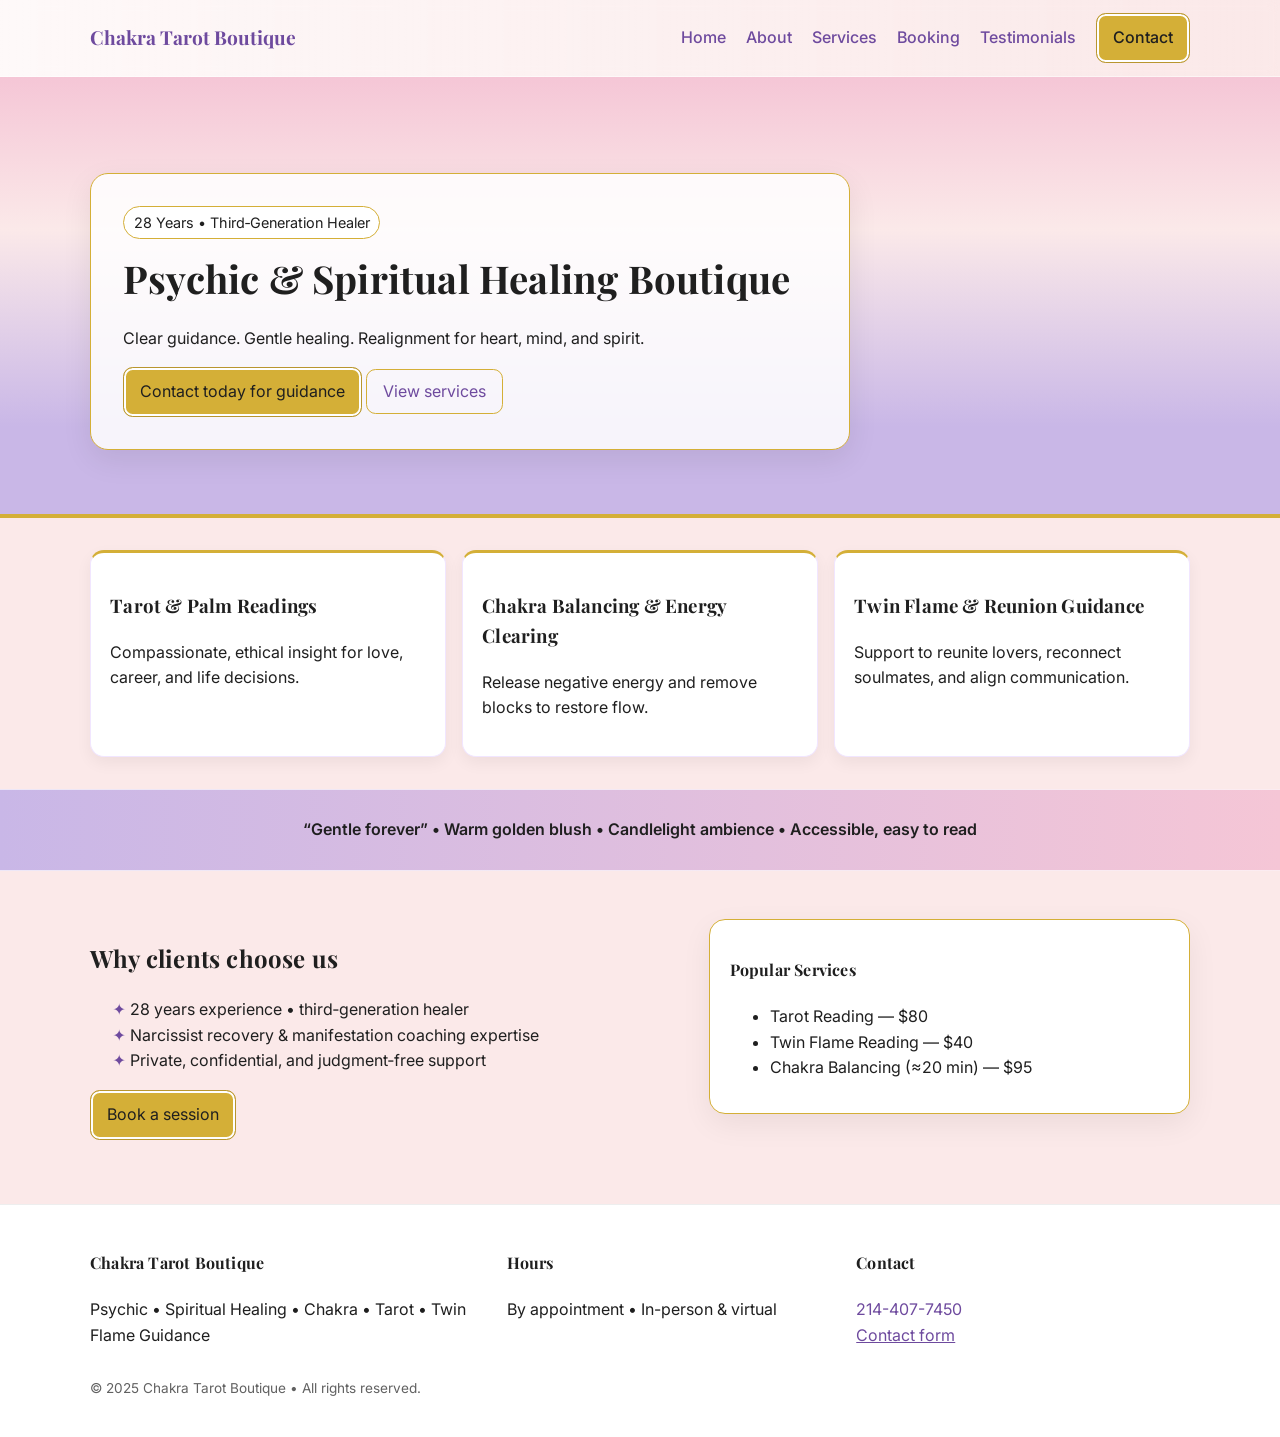
<file: index.html>
<!doctype html>
<html lang="en">
<head>
  <meta charset="utf-8" />
  <meta name="viewport" content="width=device-width, initial-scale=1" />
  <title>Chakra Tarot Boutique</title>
  <meta name="description" content="Psychic • Spiritual Healing • Chakra • Tarot • Twin Flame Guidance" />
  <link href="https://fonts.googleapis.com/css2?family=Inter:wght@300;400;500;600&family=Playfair+Display:wght@500;700&display=swap" rel="stylesheet">
  <link rel="stylesheet" href="styles.css" />
  <link rel="icon" href="data:image/svg+xml,<svg xmlns=%22http://www.w3.org/2000/svg%22 viewBox=%220 0 100 100%22><circle cx=%2250%22 cy=%2250%22 r=%2242%22 fill=%22#C9B7E7%22/><circle cx=%2250%22 cy=%2245%22 r=%2230%22 fill=%22#D4AF37%22/></svg>">
</head>

<body>
<header class="site-header">
  <div class="container nav-wrap">
    <a class="brand" href="index.html">Chakra Tarot Boutique</a>
    <input id="nav-toggle" type="checkbox" />
    <label for="nav-toggle" class="hamburger" aria-label="Open menu"></label>
    <nav>
      <a href="index.html">Home</a>
      <a href="about.html">About</a>
      <a href="services.html">Services</a>
      <a href="booking.html">Booking</a>
      <a href="testimonials.html">Testimonials</a>
      <a href="contact.html" class="btn">Contact</a>
    </nav>
  </div>
</header>
<section class="hero">
  <div class="container hero-inner">
    <div class="hero-card">
      <span class="badge">28 Years • Third‑Generation Healer</span>
      <h1>Psychic &amp; Spiritual Healing Boutique</h1>
      <p>Clear guidance. Gentle healing. Realignment for heart, mind, and spirit.</p>
      <div class="cta-row">
        <a class="btn" href="contact.html">Contact today for guidance</a>
        <a class="btn-ghost" href="services.html">View services</a>
      </div>
    </div>
  </div>
</section>

<section class="features container">
  <div class="card">
    <h3>Tarot &amp; Palm Readings</h3>
    <p>Compassionate, ethical insight for love, career, and life decisions.</p>
  </div>
  <div class="card">
    <h3>Chakra Balancing &amp; Energy Clearing</h3>
    <p>Release negative energy and remove blocks to restore flow.</p>
  </div>
  <div class="card">
    <h3>Twin Flame &amp; Reunion Guidance</h3>
    <p>Support to reunite lovers, reconnect soulmates, and align communication.</p>
  </div>
</section>

<section class="ribbon">
  <div class="container ribbon-inner">
    <p>“Gentle forever” • Warm golden blush • Candlelight ambience • Accessible, easy to read</p>
  </div>
</section>

<section class="container two-col">
  <div>
    <h2>Why clients choose us</h2>
    <ul class="checklist">
      <li>28 years experience • third‑generation healer</li>
      <li>Narcissist recovery &amp; manifestation coaching expertise</li>
      <li>Private, confidential, and judgment‑free support</li>
    </ul>
    <a class="btn" href="booking.html">Book a session</a>
  </div>
  <div>
    <div class="glow-panel">
      <h4>Popular Services</h4>
      <ul>
        <li>Tarot Reading — $80</li>
        <li>Twin Flame Reading — $40</li>
        <li>Chakra Balancing (≈20 min) — $95</li>
      </ul>
    </div>
  </div>
</section>
<footer class="site-footer">
  <div class="container">
    <div class="foot-grid">
      <div>
        <h4>Chakra Tarot Boutique</h4>
        <p>Psychic • Spiritual Healing • Chakra • Tarot • Twin Flame Guidance</p>
      </div>
      <div>
        <h4>Hours</h4>
        <p>By appointment • In-person &amp; virtual</p>
      </div>
      <div>
        <h4>Contact</h4>
        <p><a href="tel:+12144077450">214-407-7450</a><br>
           <a href="contact.html" class="text-link">Contact form</a></p>
      </div>
    </div>
    <p class="tiny">© 2025 Chakra Tarot Boutique • All rights reserved.</p>
  </div>
</footer>
</body>
</html>
</file>
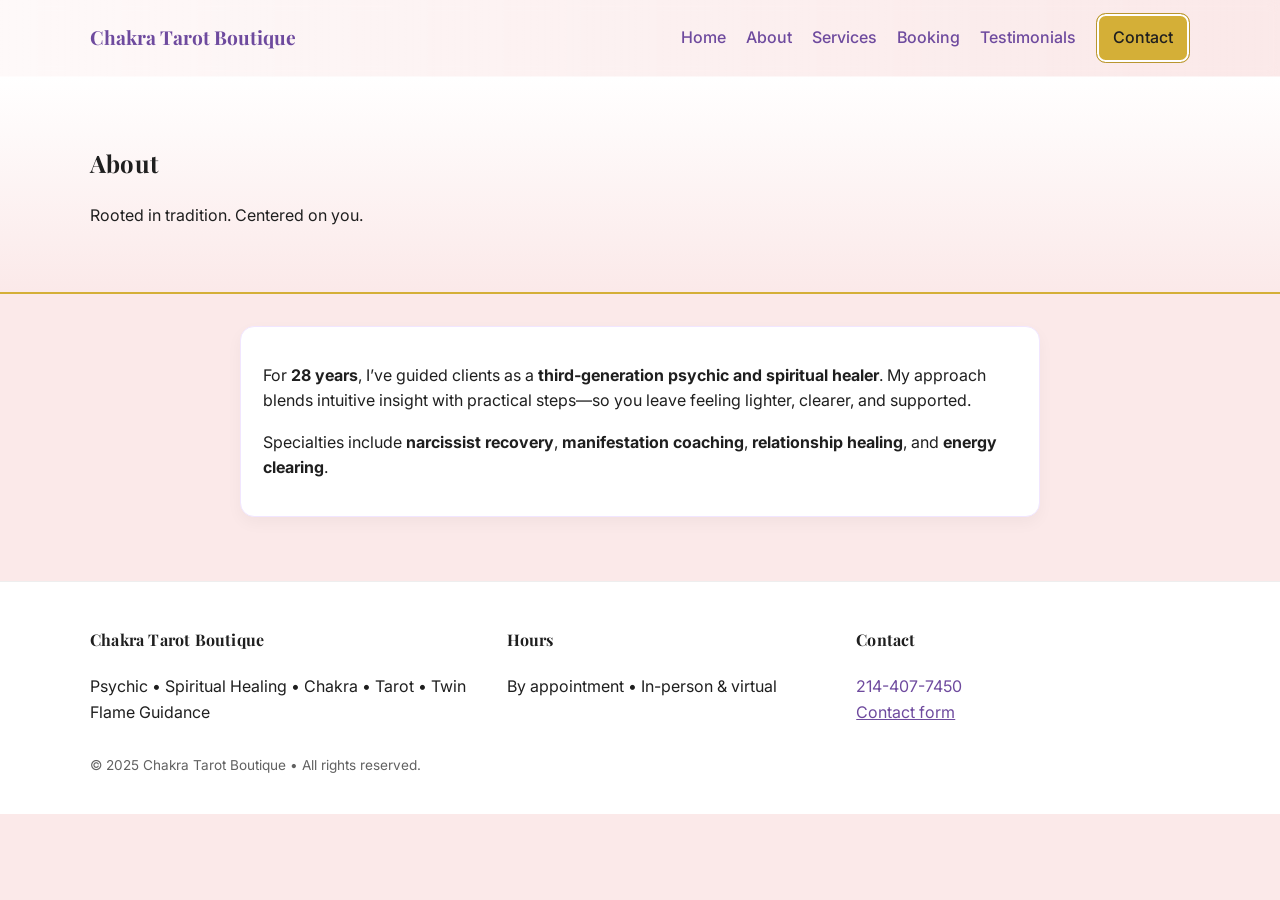
<file: about.html>
<!doctype html>
<html lang="en">
<head>
  <meta charset="utf-8" />
  <meta name="viewport" content="width=device-width, initial-scale=1" />
  <title>Chakra Tarot Boutique</title>
  <meta name="description" content="Psychic • Spiritual Healing • Chakra • Tarot • Twin Flame Guidance" />
  <link href="https://fonts.googleapis.com/css2?family=Inter:wght@300;400;500;600&family=Playfair+Display:wght@500;700&display=swap" rel="stylesheet">
  <link rel="stylesheet" href="styles.css" />
  <link rel="icon" href="data:image/svg+xml,<svg xmlns=%22http://www.w3.org/2000/svg%22 viewBox=%220 0 100 100%22><circle cx=%2250%22 cy=%2250%22 r=%2242%22 fill=%22#C9B7E7%22/><circle cx=%2250%22 cy=%2245%22 r=%2230%22 fill=%22#D4AF37%22/></svg>">
</head>

<body>
<header class="site-header">
  <div class="container nav-wrap">
    <a class="brand" href="index.html">Chakra Tarot Boutique</a>
    <input id="nav-toggle" type="checkbox" />
    <label for="nav-toggle" class="hamburger" aria-label="Open menu"></label>
    <nav>
      <a href="index.html">Home</a>
      <a href="about.html">About</a>
      <a href="services.html">Services</a>
      <a href="booking.html">Booking</a>
      <a href="testimonials.html">Testimonials</a>
      <a href="contact.html" class="btn">Contact</a>
    </nav>
  </div>
</header>
<section class="page-hero">
  <div class="container">
    <h1>About</h1>
    <p>Rooted in tradition. Centered on you.</p>
  </div>
</section>

<section class="container narrow">
  <p>For <strong>28 years</strong>, I’ve guided clients as a <strong>third‑generation psychic and spiritual healer</strong>.
  My approach blends intuitive insight with practical steps—so you leave feeling lighter, clearer, and supported.</p>
  <p>Specialties include <strong>narcissist recovery</strong>, <strong>manifestation coaching</strong>,
  <strong>relationship healing</strong>, and <strong>energy clearing</strong>.</p>
</section>
<footer class="site-footer">
  <div class="container">
    <div class="foot-grid">
      <div>
        <h4>Chakra Tarot Boutique</h4>
        <p>Psychic • Spiritual Healing • Chakra • Tarot • Twin Flame Guidance</p>
      </div>
      <div>
        <h4>Hours</h4>
        <p>By appointment • In-person &amp; virtual</p>
      </div>
      <div>
        <h4>Contact</h4>
        <p><a href="tel:+12144077450">214-407-7450</a><br>
           <a href="contact.html" class="text-link">Contact form</a></p>
      </div>
    </div>
    <p class="tiny">© 2025 Chakra Tarot Boutique • All rights reserved.</p>
  </div>
</footer>
</body>
</html>
</file>
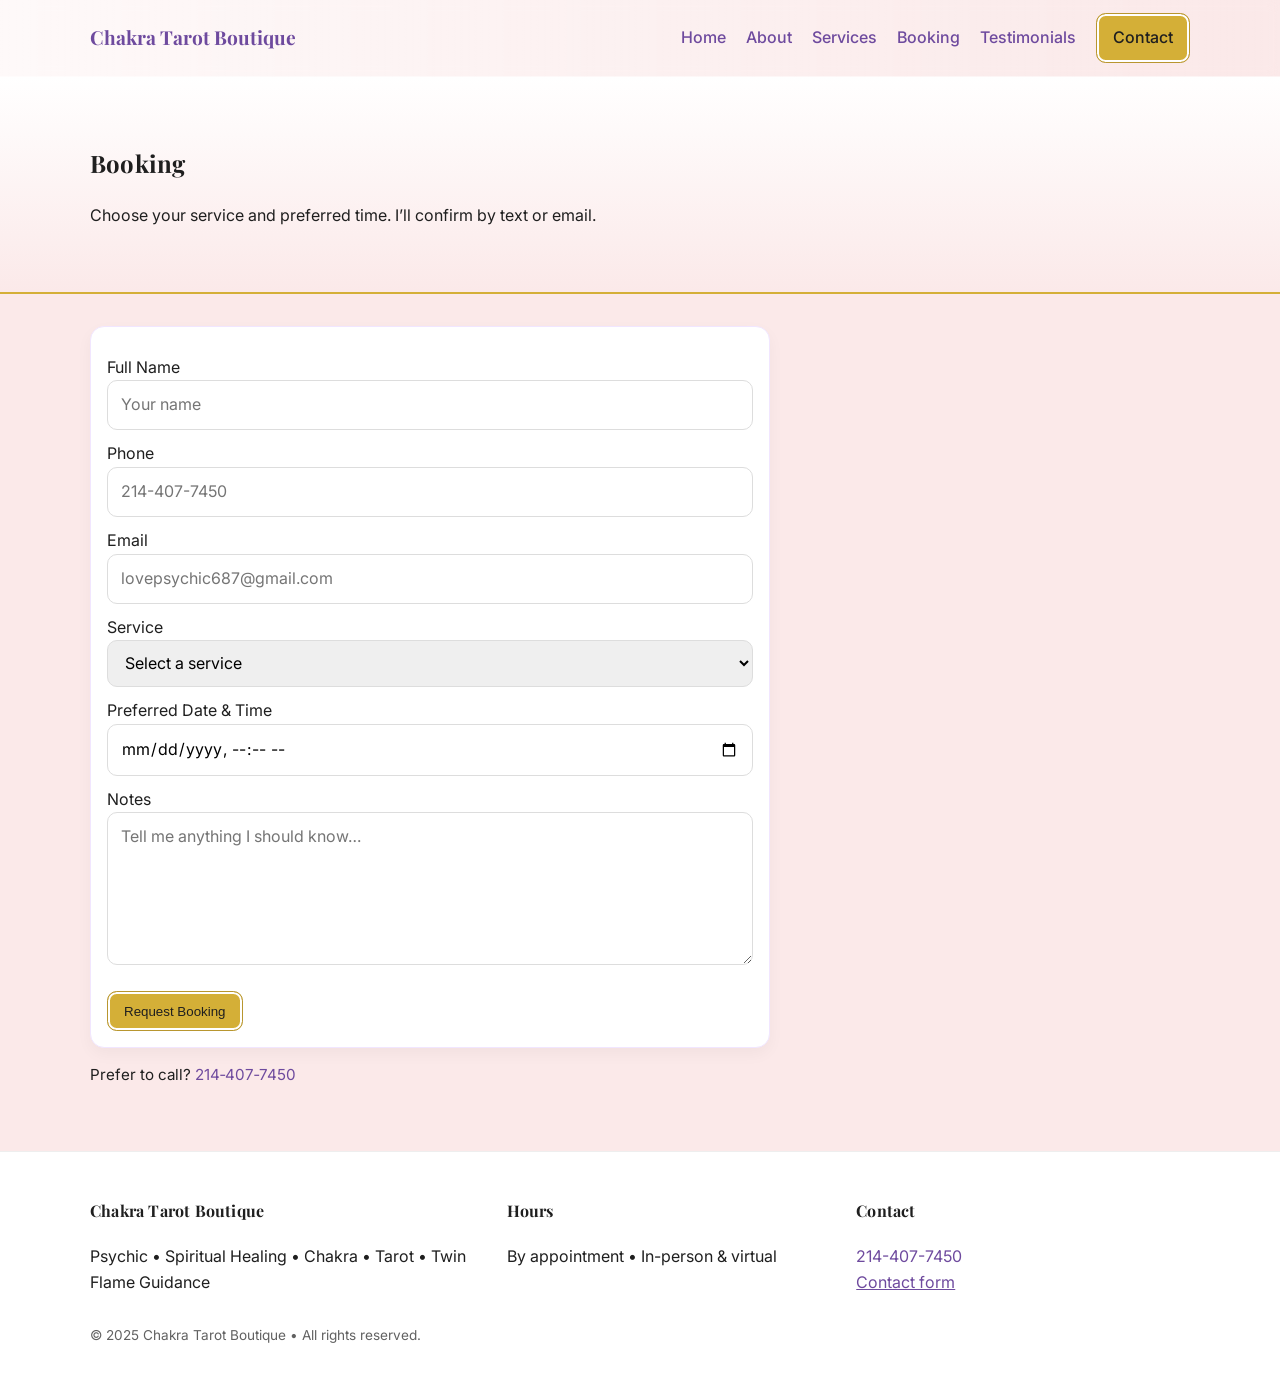
<file: booking.html>
<!doctype html>
<html lang="en">
<head>
  <meta charset="utf-8" />
  <meta name="viewport" content="width=device-width, initial-scale=1" />
  <title>Chakra Tarot Boutique</title>
  <meta name="description" content="Psychic • Spiritual Healing • Chakra • Tarot • Twin Flame Guidance" />
  <link href="https://fonts.googleapis.com/css2?family=Inter:wght@300;400;500;600&family=Playfair+Display:wght@500;700&display=swap" rel="stylesheet">
  <link rel="stylesheet" href="styles.css" />
  <link rel="icon" href="data:image/svg+xml,<svg xmlns=%22http://www.w3.org/2000/svg%22 viewBox=%220 0 100 100%22><circle cx=%2250%22 cy=%2250%22 r=%2242%22 fill=%22#C9B7E7%22/><circle cx=%2250%22 cy=%2245%22 r=%2230%22 fill=%22#D4AF37%22/></svg>">
</head>

<body>
<header class="site-header">
  <div class="container nav-wrap">
    <a class="brand" href="index.html">Chakra Tarot Boutique</a>
    <input id="nav-toggle" type="checkbox" />
    <label for="nav-toggle" class="hamburger" aria-label="Open menu"></label>
    <nav>
      <a href="index.html">Home</a>
      <a href="about.html">About</a>
      <a href="services.html">Services</a>
      <a href="booking.html">Booking</a>
      <a href="testimonials.html">Testimonials</a>
      <a href="contact.html" class="btn">Contact</a>
    </nav>
  </div>
</header>
<section class="page-hero">
  <div class="container">
    <h1>Booking</h1>
    <p>Choose your service and preferred time. I’ll confirm by text or email.</p>
  </div>
</section>

<section class="container form-wrap">
  <form class="card-form" action="mailto:Lovepsychic687@gmail.com" method="post" enctype="text/plain">
    <label>Full Name
      <input required type="text" name="name" placeholder="Your name" />
    </label>
    <label>Phone
      <input required type="tel" name="phone" placeholder="214-407-7450" />
    </label>
    <label>Email
      <input required type="email" name="email" placeholder="lovepsychic687@gmail.com" />
    </label>
    <label>Service
      <select name="service" required>
        <option value="">Select a service</option>
        <option>Tarot Reading ($80)</option>
        <option>Twin Flame Reading ($40)</option>
        <option>Chakra Balancing (≈20 min) ($95)</option>
        <option>Palm Reading</option>
        <option>Energy Clearing (custom)</option>
        <option>Life &amp; Manifestation Coaching (custom)</option>
        <option>Narcissist Recovery Support (custom)</option>
      </select>
    </label>
    <label>Preferred Date &amp; Time
      <input required type="datetime-local" name="datetime" />
    </label>
    <label>Notes
      <textarea name="notes" rows="5" placeholder="Tell me anything I should know…"></textarea>
    </label>
    <button class="btn" type="submit">Request Booking</button>
  </form>
  <p class="small">Prefer to call? <a href="tel:+12144077450">214‑407‑7450</a></p>
</section>
<footer class="site-footer">
  <div class="container">
    <div class="foot-grid">
      <div>
        <h4>Chakra Tarot Boutique</h4>
        <p>Psychic • Spiritual Healing • Chakra • Tarot • Twin Flame Guidance</p>
      </div>
      <div>
        <h4>Hours</h4>
        <p>By appointment • In-person &amp; virtual</p>
      </div>
      <div>
        <h4>Contact</h4>
        <p><a href="tel:+12144077450">214-407-7450</a><br>
           <a href="contact.html" class="text-link">Contact form</a></p>
      </div>
    </div>
    <p class="tiny">© 2025 Chakra Tarot Boutique • All rights reserved.</p>
  </div>
</footer>
</body>
</html>
</file>
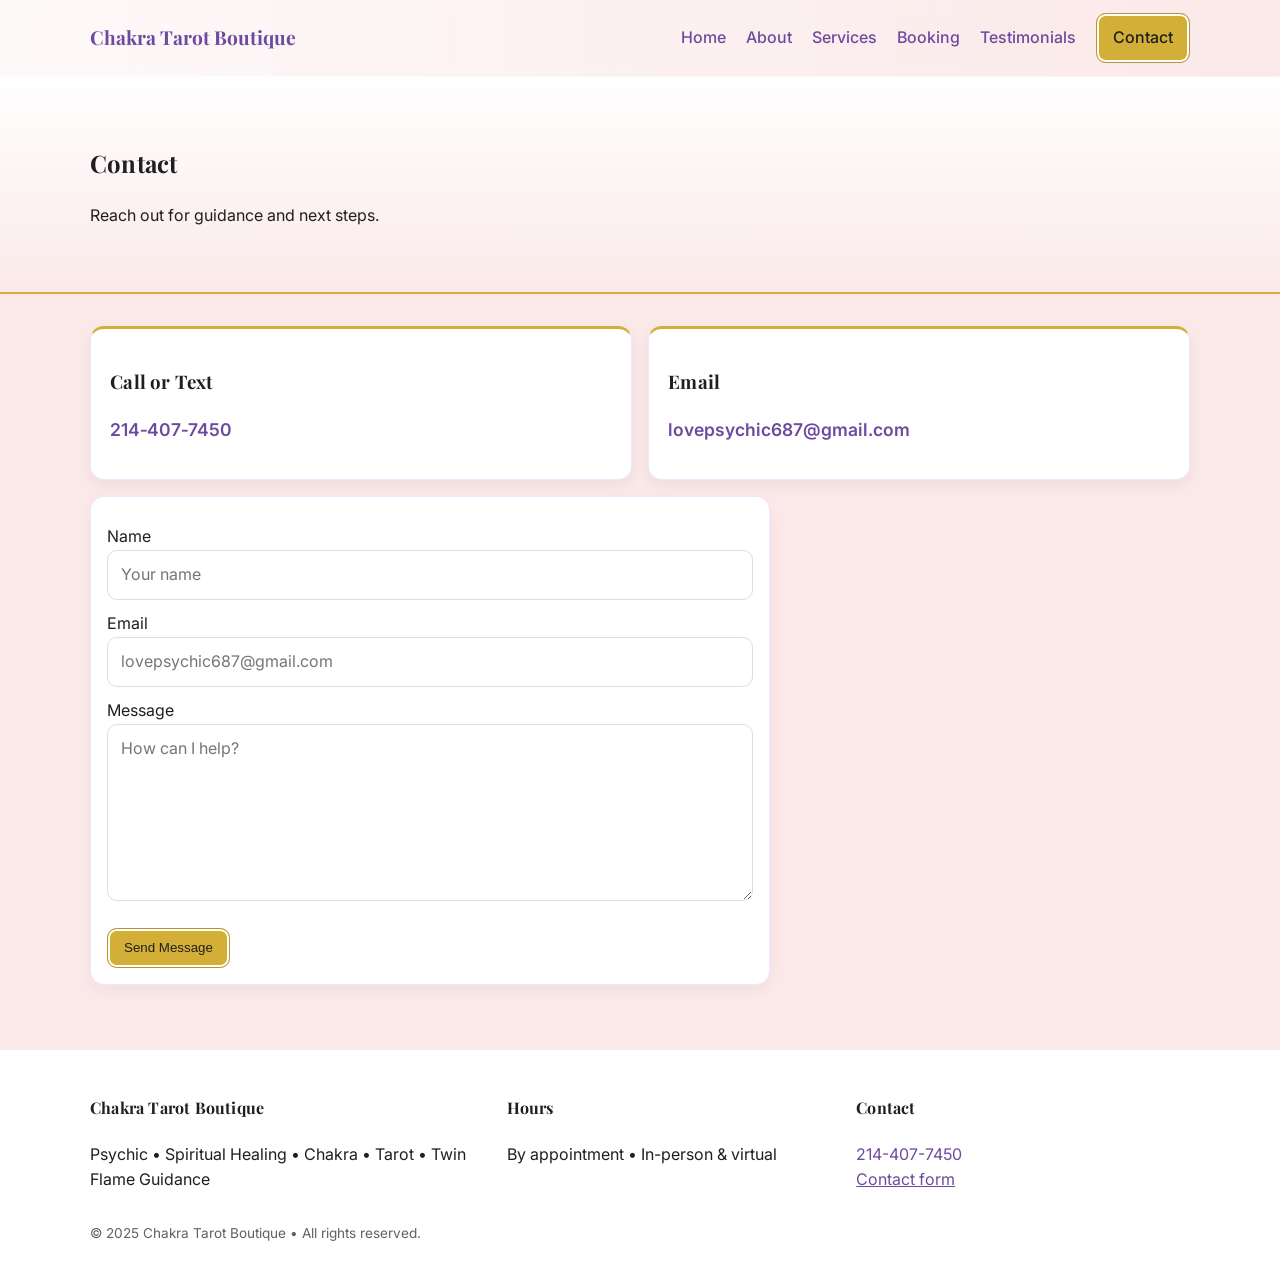
<file: contact.html>
<!doctype html>
<html lang="en">
<head>
  <meta charset="utf-8" />
  <meta name="viewport" content="width=device-width, initial-scale=1" />
  <title>Chakra Tarot Boutique</title>
  <meta name="description" content="Psychic • Spiritual Healing • Chakra • Tarot • Twin Flame Guidance" />
  <link href="https://fonts.googleapis.com/css2?family=Inter:wght@300;400;500;600&family=Playfair+Display:wght@500;700&display=swap" rel="stylesheet">
  <link rel="stylesheet" href="styles.css" />
  <link rel="icon" href="data:image/svg+xml,<svg xmlns=%22http://www.w3.org/2000/svg%22 viewBox=%220 0 100 100%22><circle cx=%2250%22 cy=%2250%22 r=%2242%22 fill=%22#C9B7E7%22/><circle cx=%2250%22 cy=%2245%22 r=%2230%22 fill=%22#D4AF37%22/></svg>">
</head>

<body>
<header class="site-header">
  <div class="container nav-wrap">
    <a class="brand" href="index.html">Chakra Tarot Boutique</a>
    <input id="nav-toggle" type="checkbox" />
    <label for="nav-toggle" class="hamburger" aria-label="Open menu"></label>
    <nav>
      <a href="index.html">Home</a>
      <a href="about.html">About</a>
      <a href="services.html">Services</a>
      <a href="booking.html">Booking</a>
      <a href="testimonials.html">Testimonials</a>
      <a href="contact.html" class="btn">Contact</a>
    </nav>
  </div>
</header>
<section class="page-hero">
  <div class="container">
    <h1>Contact</h1>
    <p>Reach out for guidance and next steps.</p>
  </div>
</section>

<section class="container form-wrap">
  <div class="contact-cards">
    <div class="card">
      <h3>Call or Text</h3>
      <p><a class="big-link" href="tel:+12144077450">214‑407‑7450</a></p>
    </div>
    <div class="card">
      <h3>Email</h3>
      <p><a class="big-link" href="mailto:lovepsychic687@gmail.com">lovepsychic687@gmail.com</a></p>
    </div>
  </div>

  <form class="card-form" action="mailto:lovepsychic687@gmail.com" method="post" enctype="text/plain">
    <label>Name
      <input required type="text" name="name" placeholder="Your name" />
    </label>
    <label>Email
      <input required type="email" name="email" placeholder="lovepsychic687@gmail.com" />
    </label>
    <label>Message
      <textarea name="message" rows="6" placeholder="How can I help?"></textarea>
    </label>
    <button class="btn" type="submit">Send Message</button>
  </form>
</section>
<footer class="site-footer">
  <div class="container">
    <div class="foot-grid">
      <div>
        <h4>Chakra Tarot Boutique</h4>
        <p>Psychic • Spiritual Healing • Chakra • Tarot • Twin Flame Guidance</p>
      </div>
      <div>
        <h4>Hours</h4>
        <p>By appointment • In-person &amp; virtual</p>
      </div>
      <div>
        <h4>Contact</h4>
        <p><a href="tel:+12144077450">214-407-7450</a><br>
           <a href="contact.html" class="text-link">Contact form</a></p>
      </div>
    </div>
    <p class="tiny">© 2025 Chakra Tarot Boutique • All rights reserved.</p>
  </div>
</footer>
</body>
</html>
</file>
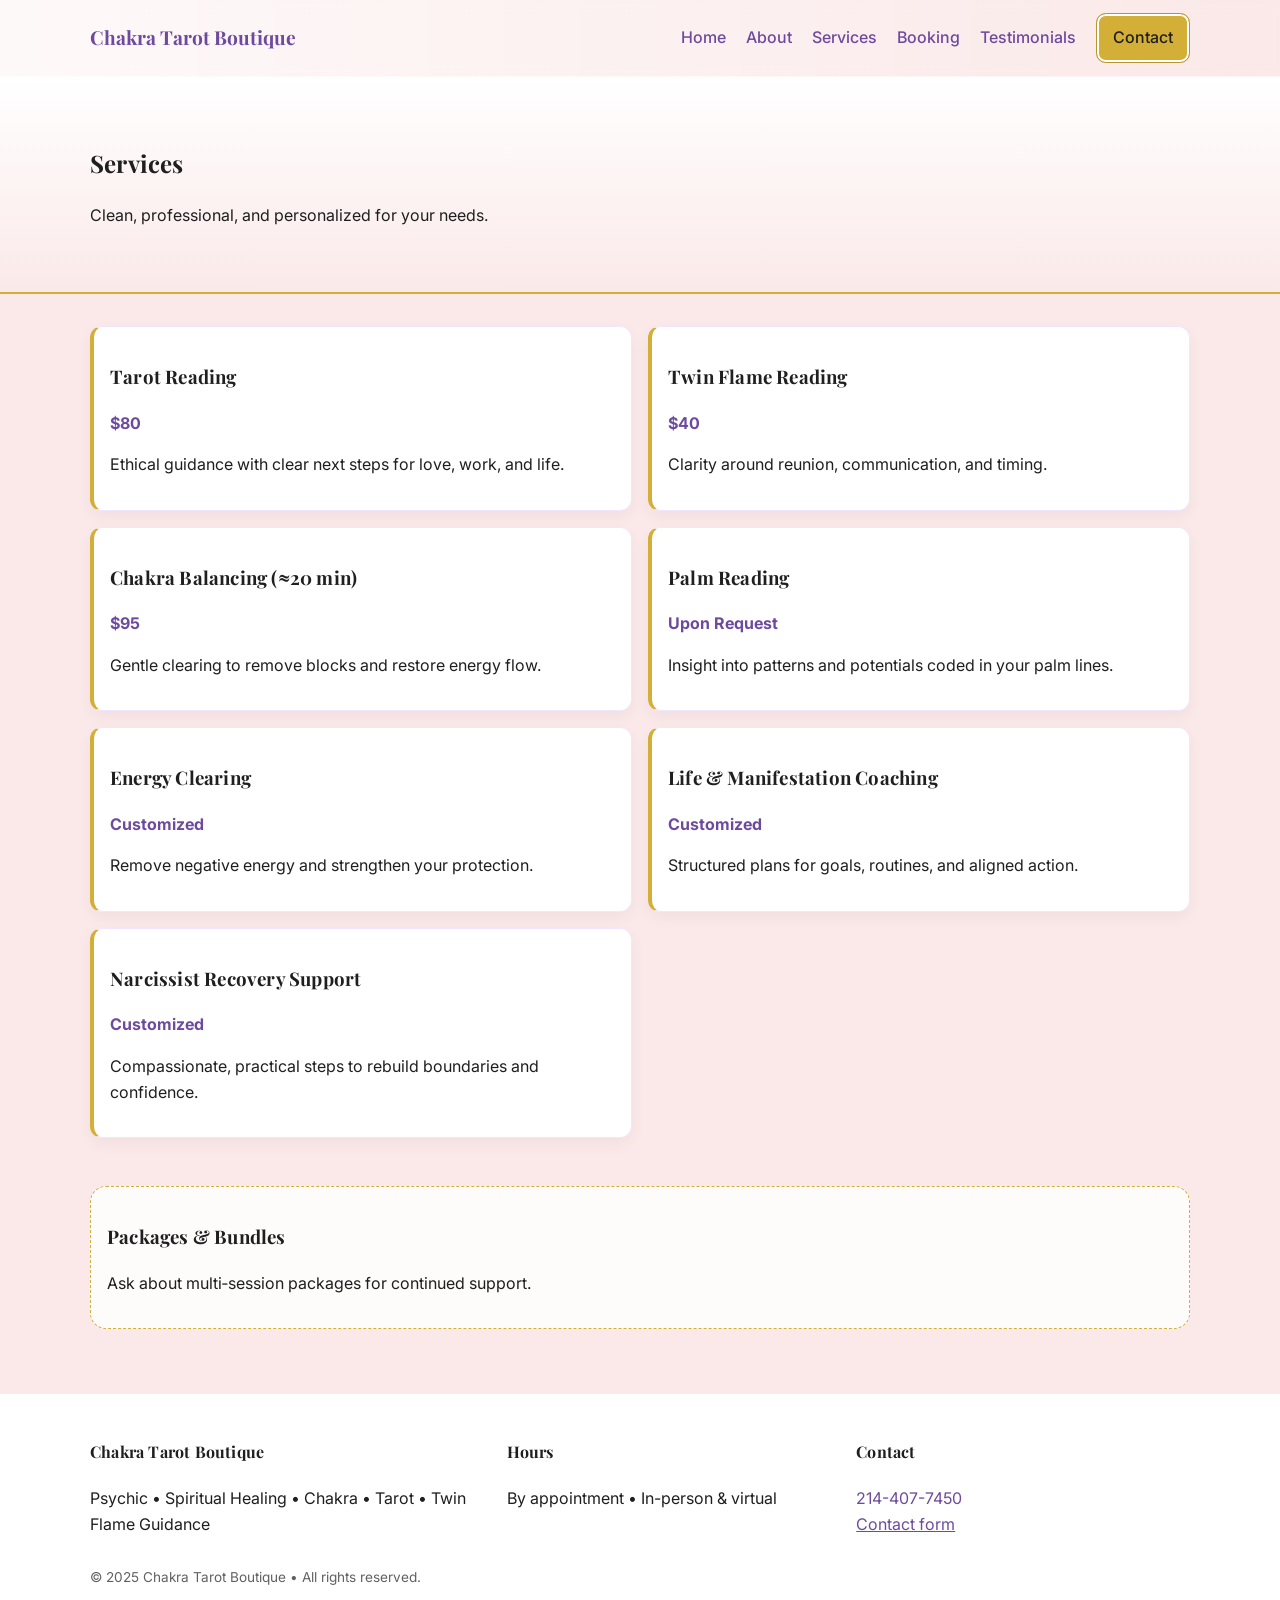
<file: services.html>
<!doctype html>
<html lang="en">
<head>
  <meta charset="utf-8" />
  <meta name="viewport" content="width=device-width, initial-scale=1" />
  <title>Chakra Tarot Boutique</title>
  <meta name="description" content="Psychic • Spiritual Healing • Chakra • Tarot • Twin Flame Guidance" />
  <link href="https://fonts.googleapis.com/css2?family=Inter:wght@300;400;500;600&family=Playfair+Display:wght@500;700&display=swap" rel="stylesheet">
  <link rel="stylesheet" href="styles.css" />
  <link rel="icon" href="data:image/svg+xml,<svg xmlns=%22http://www.w3.org/2000/svg%22 viewBox=%220 0 100 100%22><circle cx=%2250%22 cy=%2250%22 r=%2242%22 fill=%22#C9B7E7%22/><circle cx=%2250%22 cy=%2245%22 r=%2230%22 fill=%22#D4AF37%22/></svg>">
</head>

<body>
<header class="site-header">
  <div class="container nav-wrap">
    <a class="brand" href="index.html">Chakra Tarot Boutique</a>
    <input id="nav-toggle" type="checkbox" />
    <label for="nav-toggle" class="hamburger" aria-label="Open menu"></label>
    <nav>
      <a href="index.html">Home</a>
      <a href="about.html">About</a>
      <a href="services.html">Services</a>
      <a href="booking.html">Booking</a>
      <a href="testimonials.html">Testimonials</a>
      <a href="contact.html" class="btn">Contact</a>
    </nav>
  </div>
</header>
<section class="page-hero">
  <div class="container">
    <h1>Services</h1>
    <p>Clean, professional, and personalized for your needs.</p>
  </div>
</section>

<section class="container grid-2">
  <div class="svc">
    <h3>Tarot Reading</h3>
    <p class="price">$80</p>
    <p>Ethical guidance with clear next steps for love, work, and life.</p>
  </div>
  <div class="svc">
    <h3>Twin Flame Reading</h3>
    <p class="price">$40</p>
    <p>Clarity around reunion, communication, and timing.</p>
  </div>
  <div class="svc">
    <h3>Chakra Balancing (≈20 min)</h3>
    <p class="price">$95</p>
    <p>Gentle clearing to remove blocks and restore energy flow.</p>
  </div>
  <div class="svc">
    <h3>Palm Reading</h3>
    <p class="price">Upon Request</p>
    <p>Insight into patterns and potentials coded in your palm lines.</p>
  </div>
  <div class="svc">
    <h3>Energy Clearing</h3>
    <p class="price">Customized</p>
    <p>Remove negative energy and strengthen your protection.</p>
  </div>
  <div class="svc">
    <h3>Life &amp; Manifestation Coaching</h3>
    <p class="price">Customized</p>
    <p>Structured plans for goals, routines, and aligned action.</p>
  </div>
  <div class="svc">
    <h3>Narcissist Recovery Support</h3>
    <p class="price">Customized</p>
    <p>Compassionate, practical steps to rebuild boundaries and confidence.</p>
  </div>
</section>

<section class="container callout">
  <h3>Packages &amp; Bundles</h3>
  <p>Ask about multi‑session packages for continued support.</p>
</section>
<footer class="site-footer">
  <div class="container">
    <div class="foot-grid">
      <div>
        <h4>Chakra Tarot Boutique</h4>
        <p>Psychic • Spiritual Healing • Chakra • Tarot • Twin Flame Guidance</p>
      </div>
      <div>
        <h4>Hours</h4>
        <p>By appointment • In-person &amp; virtual</p>
      </div>
      <div>
        <h4>Contact</h4>
        <p><a href="tel:+12144077450">214-407-7450</a><br>
           <a href="contact.html" class="text-link">Contact form</a></p>
      </div>
    </div>
    <p class="tiny">© 2025 Chakra Tarot Boutique • All rights reserved.</p>
  </div>
</footer>
</body>
</html>
</file>
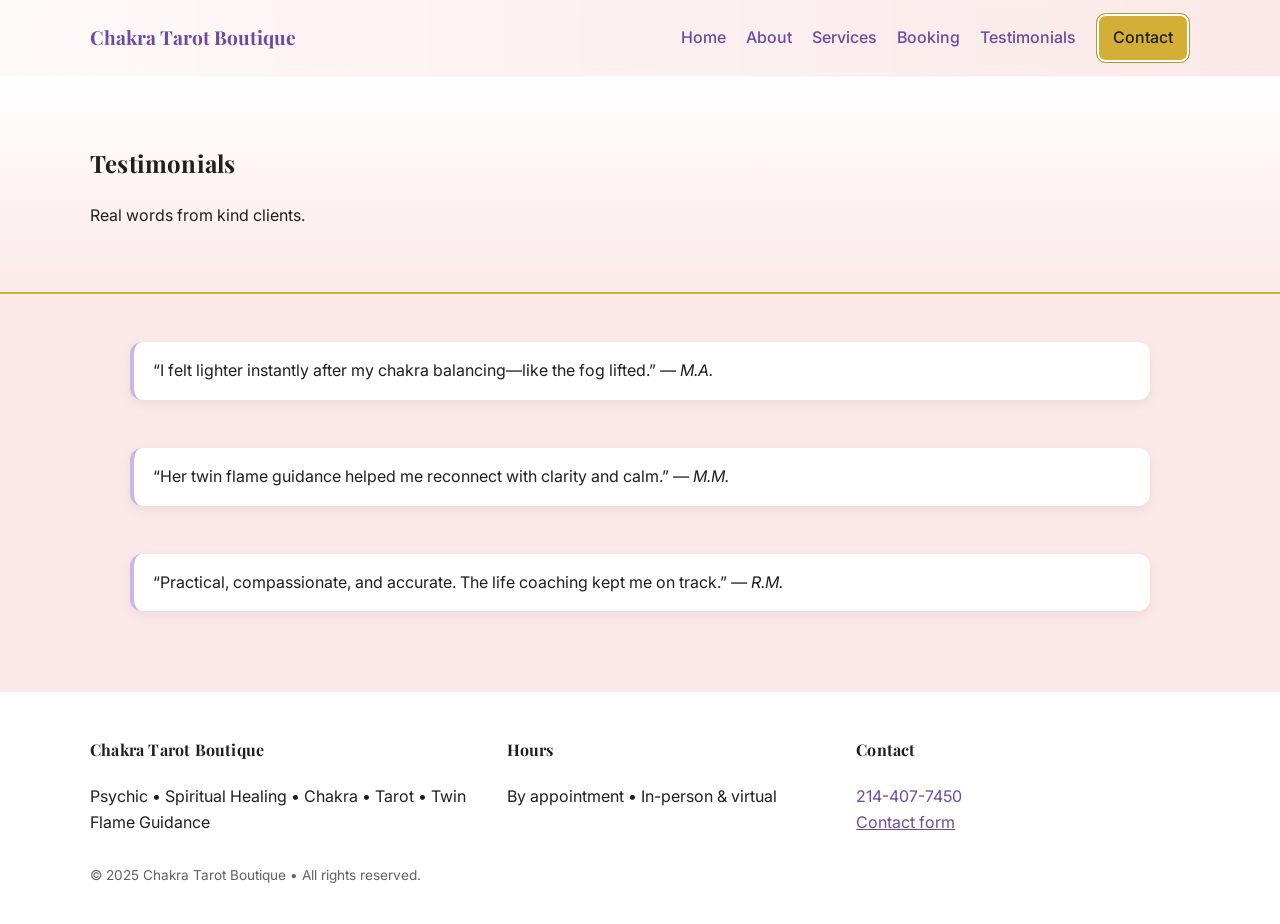
<file: testimonials.html>
<!doctype html>
<html lang="en">
<head>
  <meta charset="utf-8" />
  <meta name="viewport" content="width=device-width, initial-scale=1" />
  <title>Chakra Tarot Boutique</title>
  <meta name="description" content="Psychic • Spiritual Healing • Chakra • Tarot • Twin Flame Guidance" />
  <link href="https://fonts.googleapis.com/css2?family=Inter:wght@300;400;500;600&family=Playfair+Display:wght@500;700&display=swap" rel="stylesheet">
  <link rel="stylesheet" href="styles.css" />
  <link rel="icon" href="data:image/svg+xml,<svg xmlns=%22http://www.w3.org/2000/svg%22 viewBox=%220 0 100 100%22><circle cx=%2250%22 cy=%2250%22 r=%2242%22 fill=%22#C9B7E7%22/><circle cx=%2250%22 cy=%2245%22 r=%2230%22 fill=%22#D4AF37%22/></svg>">
</head>

<body>
<header class="site-header">
  <div class="container nav-wrap">
    <a class="brand" href="index.html">Chakra Tarot Boutique</a>
    <input id="nav-toggle" type="checkbox" />
    <label for="nav-toggle" class="hamburger" aria-label="Open menu"></label>
    <nav>
      <a href="index.html">Home</a>
      <a href="about.html">About</a>
      <a href="services.html">Services</a>
      <a href="booking.html">Booking</a>
      <a href="testimonials.html">Testimonials</a>
      <a href="contact.html" class="btn">Contact</a>
    </nav>
  </div>
</header>
<section class="page-hero">
  <div class="container">
    <h1>Testimonials</h1>
    <p>Real words from kind clients.</p>
  </div>
</section>

<section class="container testimonials">
  <blockquote class="quote">
    “I felt lighter instantly after my chakra balancing—like the fog lifted.”
    <cite>— M.A.</cite>
  </blockquote>
  <blockquote class="quote">
    “Her twin flame guidance helped me reconnect with clarity and calm.”
    <cite>— M.M.</cite>
  </blockquote>
  <blockquote class="quote">
    “Practical, compassionate, and accurate. The life coaching kept me on track.”
    <cite>— R.M.</cite>
  </blockquote>
</section>
<footer class="site-footer">
  <div class="container">
    <div class="foot-grid">
      <div>
        <h4>Chakra Tarot Boutique</h4>
        <p>Psychic • Spiritual Healing • Chakra • Tarot • Twin Flame Guidance</p>
      </div>
      <div>
        <h4>Hours</h4>
        <p>By appointment • In-person &amp; virtual</p>
      </div>
      <div>
        <h4>Contact</h4>
        <p><a href="tel:+12144077450">214-407-7450</a><br>
           <a href="contact.html" class="text-link">Contact form</a></p>
      </div>
    </div>
    <p class="tiny">© 2025 Chakra Tarot Boutique • All rights reserved.</p>
  </div>
</footer>
</body>
</html>
</file>
<file: styles.css>
:root {
  --rose: #FBE9E9;
  --blush: #F5C6D6;
  --lavender: #C9B7E7;
  --purple: #6E4A9E;
  --gold: #D4AF37;
  --charcoal: #1F1F1F;
  --white: #FFFFFF;
}
* { box-sizing: border-box; }
html, body { margin:0; padding:0; background: var(--rose); color: var(--charcoal); font-family: Inter, system-ui, -apple-system, Segoe UI, Roboto, Arial, sans-serif; line-height:1.6; }
h1,h2,h3,h4 { font-family: "Playfair Display", Georgia, serif; letter-spacing: .2px; }
a { color: var(--purple); text-decoration: none; }
a:hover { text-decoration: underline; }
.container { width: min(1100px, 92vw); margin-inline: auto; }
.site-header { position: sticky; top:0; backdrop-filter: blur(6px); background: linear-gradient( to right, #ffffffb8, #fff0 ); border-bottom: 1px solid #ffffff80; z-index: 10; }
.nav-wrap { display:flex; align-items:center; justify-content: space-between; gap:1rem; padding: .8rem 0; }
.brand { font-weight:700; font-family: "Playfair Display", Georgia, serif; color: var(--purple); font-size: 1.2rem; }
nav a { margin-left: 1rem; font-weight: 500; }
.btn { background: var(--gold); color: var(--charcoal); padding:.7rem 1rem; border-radius: .6rem; display:inline-block; border: 1px solid #b8962f; box-shadow: 0 0 0 2px #fff inset; }
.btn:hover { filter: brightness(.97); text-decoration: none; }
.btn-ghost { padding:.7rem 1rem; border-radius:.6rem; border:1px solid var(--gold); }
.text-link { color: var(--purple); text-decoration: underline; }

.hamburger { width: 32px; height: 28px; position: relative; cursor: pointer; display:none; }
.hamburger:before, .hamburger:after { content:''; position:absolute; left:0; right:0; height:3px; background: var(--charcoal); border-radius:2px; }
.hamburger:before { top:7px; }
.hamburger:after { bottom:7px; }
#nav-toggle { display:none; }
@media (max-width: 860px) {
  .hamburger { display:block; }
  nav { position:absolute; left:0; right:0; top:100%; background:#fff; display:none; padding: .8rem 1rem; border-bottom:1px solid #eee; }
  #nav-toggle:checked ~ nav { display:block; }
  nav a { display:block; margin: .5rem 0; }
}

.hero { background:
 linear-gradient(180deg, var(--blush), var(--rose) 35%, var(--lavender) 80%),
 radial-gradient(80% 60% at 10% 0%, #ffffff80, #ffffff00),
 radial-gradient(80% 60% at 100% 0%, #ffffffb0, #ffffff00);
 padding: 6rem 0 4rem; border-bottom: 4px solid var(--gold);
}
.hero-card { background: #ffffffd9; border: 1.5px solid var(--gold); border-radius: 18px; padding: 2rem; box-shadow: 0 10px 30px #00000014; max-width: 760px; }
.hero h1 { font-size: clamp(1.8rem, 3vw, 3rem); margin:.6rem 0; }
.badge { display:inline-block; font-size:.9rem; padding:.25rem .6rem; border-radius: 999px; border:1px solid var(--gold); background: #fff; }

.features { display:grid; grid-template-columns: repeat(3, 1fr); gap: 1rem; margin: 2rem auto; }
.card { background:#fff; border:1px solid #f1e6ff; border-top: 3px solid var(--gold); border-radius: 14px; padding:1.2rem; box-shadow: 0 6px 16px #0000000e; }
@media (max-width: 900px) { .features { grid-template-columns: 1fr; } }

.ribbon { background: linear-gradient(90deg, var(--lavender), var(--blush)); color: var(--charcoal); border-top: 1px solid #ffffffaa; border-bottom: 1px solid #ffffffaa; }
.ribbon-inner { padding: .7rem 0; text-align: center; font-weight: 600; }

.two-col { display:grid; grid-template-columns: 1.1fr .9fr; gap: 2rem; margin: 3rem auto; align-items: start; }
.glow-panel { background: #fff; border:1.5px solid var(--gold); border-radius: 16px; padding: 1rem 1.2rem; box-shadow: 0 10px 30px #00000010; }
.checklist li::marker { content: "✦ "; color: var(--purple); }

.page-hero { background: linear-gradient(180deg, #fff, var(--rose)); border-bottom: 2px solid var(--gold); }
.page-hero .container { padding: 3rem 0; }

.grid-2 { display:grid; grid-template-columns: repeat(2,1fr); gap:1rem; margin: 2rem auto 3rem; }
.svc { background:#fff; border:1px solid #f1e6ff; border-left: 4px solid var(--gold); padding:1rem; border-radius: 12px; box-shadow: 0 6px 16px #0000000b; }
.svc .price { font-weight: 700; color: var(--purple); }

.callout { background: #ffffffc9; border:1px dashed var(--gold); border-radius: 16px; padding: 1rem; margin-bottom: 3rem; }

.narrow { width: min(800px, 92vw); margin: 2rem auto 3rem; background:#fff; border:1px solid #f1e6ff; border-radius: 14px; padding: 1.2rem 1.4rem; box-shadow: 0 6px 16px #0000000a; }

.form-wrap { margin: 2rem auto 3rem; }
.card-form { background:#fff; border:1px solid #f1e6ff; border-radius: 14px; padding: 1rem; box-shadow: 0 6px 16px #0000000a; max-width: 680px; }
.card-form label { display:block; margin: .7rem 0; }
.card-form input, .card-form select, .card-form textarea {
  width: 100%; padding: .7rem .8rem; border:1px solid #ddd; border-radius: 10px; font: inherit;
}
.card-form button { margin-top: .5rem; }
.small { font-size: .95rem; }

.contact-cards { display:grid; grid-template-columns: repeat(2,1fr); gap:1rem; margin-bottom: 1rem; }
.big-link { font-size: 1.1rem; font-weight: 600; }
@media (max-width: 760px) { .contact-cards { grid-template-columns: 1fr; } }

.testimonials { display:grid; gap:1rem; margin: 2rem auto 3rem; }
.quote { background:#fff; border-left: 4px solid var(--lavender); border-radius: 12px; padding: 1rem 1.2rem; box-shadow: 0 4px 12px #00000010; }

.site-footer { background:#fff; border-top:1px solid #eee; margin-top: 4rem; }
.site-footer .container { padding: 1.5rem 0; }
.foot-grid { display:grid; grid-template-columns: 1.2fr 1fr 1fr; gap: 1rem; }
.tiny { font-size: .85rem; opacity: .7; }
@media (max-width: 860px) { .foot-grid { grid-template-columns: 1fr; } }

.two-col, .features, .grid-2, .testimonials, .form-wrap { /* ensure readability */ }
</file>
